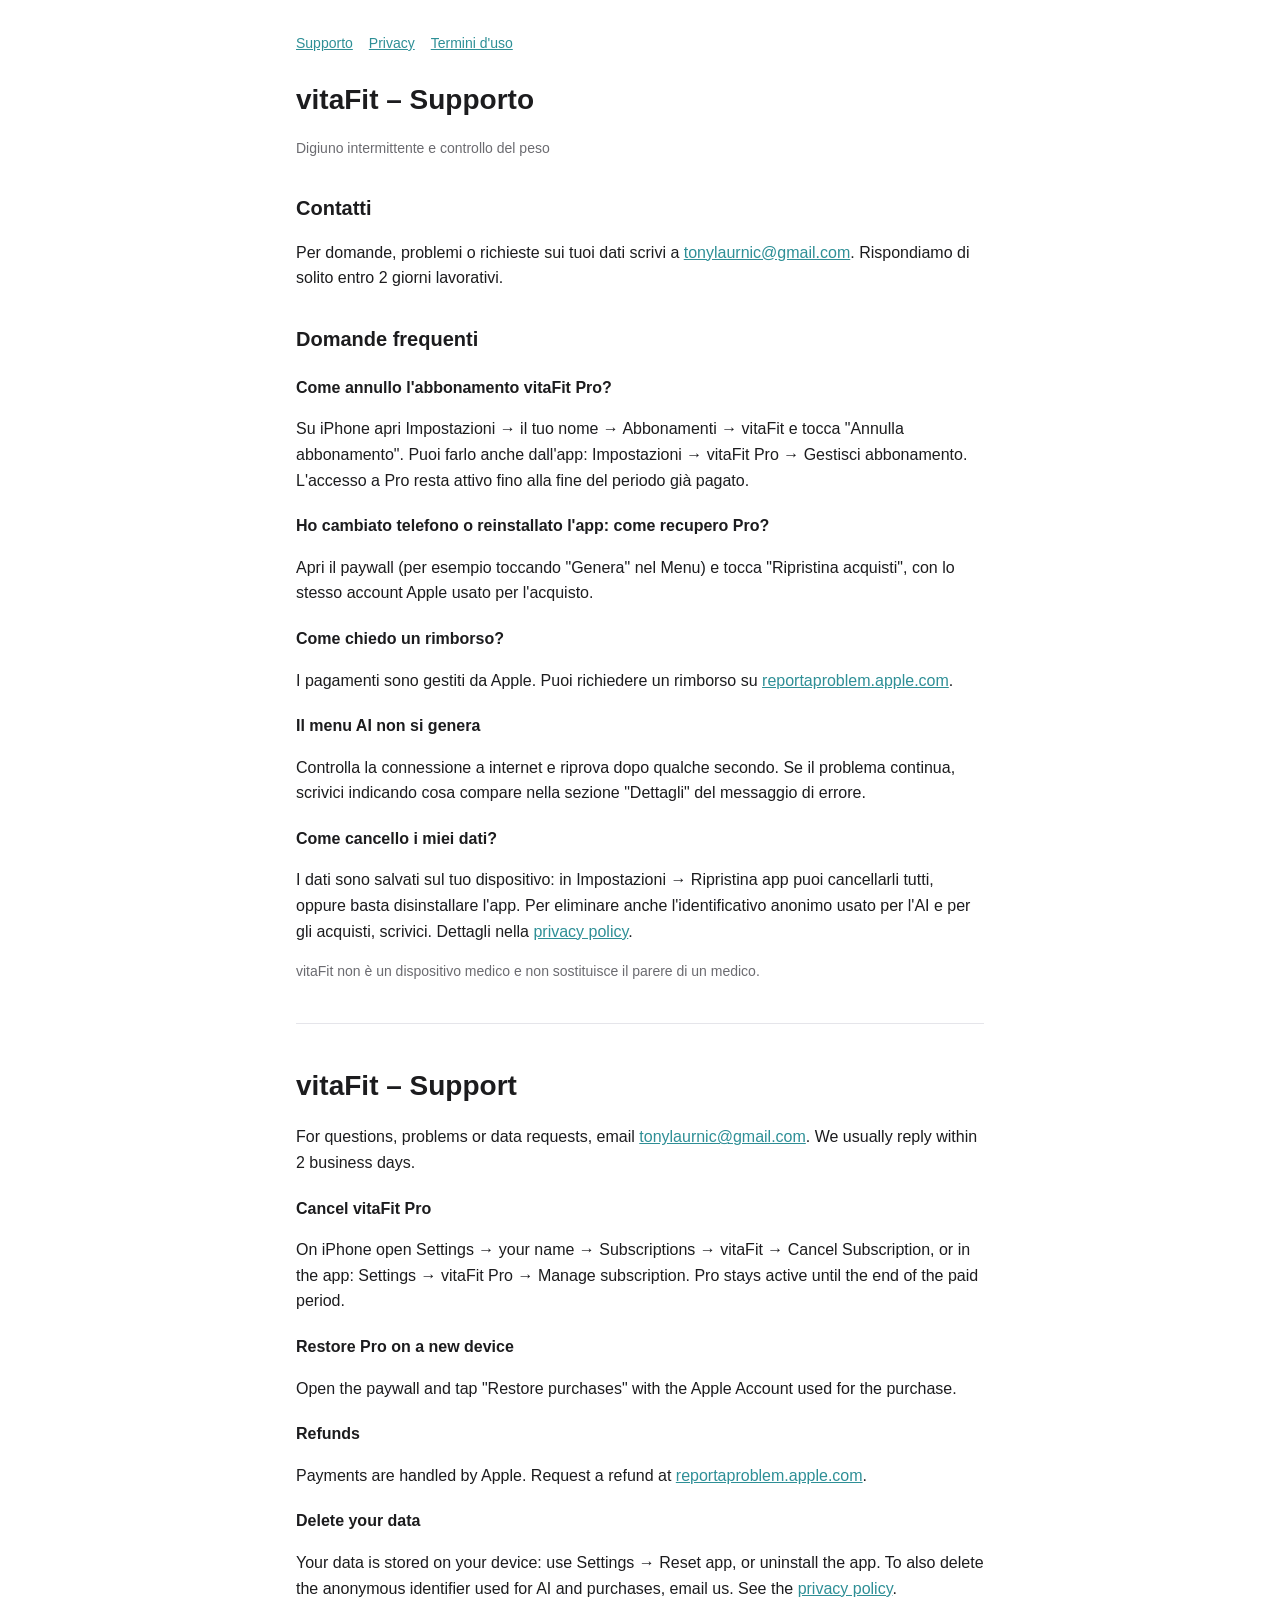
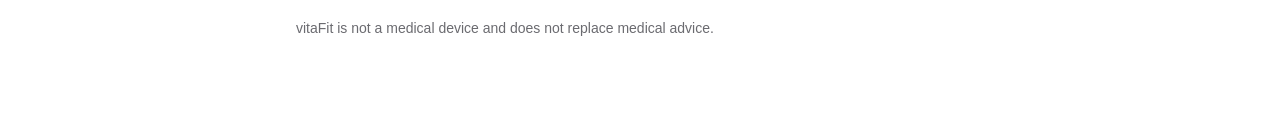
<file: index.html>
<!doctype html>
<html lang="it">
<head>
  <meta charset="utf-8">
  <meta name="viewport" content="width=device-width, initial-scale=1">
  <title>vitaFit – Supporto</title>
  <link rel="stylesheet" href="style.css">
</head>
<body>
<main>
  <nav><a href="./">Supporto</a><a href="privacy.html">Privacy</a><a href="https://www.apple.com/legal/internet-services/itunes/dev/stdeula/">Termini d'uso</a></nav>

  <h1>vitaFit – Supporto</h1>
  <p class="muted">Digiuno intermittente e controllo del peso</p>

  <h2>Contatti</h2>
  <p>Per domande, problemi o richieste sui tuoi dati scrivi a
    <a href="mailto:tonylaurnic@gmail.com">tonylaurnic@gmail.com</a>. Rispondiamo di solito entro 2 giorni lavorativi.</p>

  <h2>Domande frequenti</h2>

  <h3>Come annullo l'abbonamento vitaFit Pro?</h3>
  <p>Su iPhone apri Impostazioni → il tuo nome → Abbonamenti → vitaFit e tocca "Annulla abbonamento".
    Puoi farlo anche dall'app: Impostazioni → vitaFit Pro → Gestisci abbonamento.
    L'accesso a Pro resta attivo fino alla fine del periodo già pagato.</p>

  <h3>Ho cambiato telefono o reinstallato l'app: come recupero Pro?</h3>
  <p>Apri il paywall (per esempio toccando "Genera" nel Menu) e tocca "Ripristina acquisti", con lo stesso account Apple usato per l'acquisto.</p>

  <h3>Come chiedo un rimborso?</h3>
  <p>I pagamenti sono gestiti da Apple. Puoi richiedere un rimborso su
    <a href="https://reportaproblem.apple.com">reportaproblem.apple.com</a>.</p>

  <h3>Il menu AI non si genera</h3>
  <p>Controlla la connessione a internet e riprova dopo qualche secondo. Se il problema continua, scrivici indicando cosa compare nella sezione "Dettagli" del messaggio di errore.</p>

  <h3>Come cancello i miei dati?</h3>
  <p>I dati sono salvati sul tuo dispositivo: in Impostazioni → Ripristina app puoi cancellarli tutti, oppure basta disinstallare l'app.
    Per eliminare anche l'identificativo anonimo usato per l'AI e per gli acquisti, scrivici. Dettagli nella <a href="privacy.html">privacy policy</a>.</p>

  <p class="muted">vitaFit non è un dispositivo medico e non sostituisce il parere di un medico.</p>

  <hr>

  <h1 lang="en">vitaFit – Support</h1>
  <div lang="en">
    <p>For questions, problems or data requests, email
      <a href="mailto:tonylaurnic@gmail.com">tonylaurnic@gmail.com</a>. We usually reply within 2 business days.</p>
    <h3>Cancel vitaFit Pro</h3>
    <p>On iPhone open Settings → your name → Subscriptions → vitaFit → Cancel Subscription, or in the app: Settings → vitaFit Pro → Manage subscription. Pro stays active until the end of the paid period.</p>
    <h3>Restore Pro on a new device</h3>
    <p>Open the paywall and tap "Restore purchases" with the Apple Account used for the purchase.</p>
    <h3>Refunds</h3>
    <p>Payments are handled by Apple. Request a refund at <a href="https://reportaproblem.apple.com">reportaproblem.apple.com</a>.</p>
    <h3>Delete your data</h3>
    <p>Your data is stored on your device: use Settings → Reset app, or uninstall the app. To also delete the anonymous identifier used for AI and purchases, email us. See the <a href="privacy.html">privacy policy</a>.</p>
    <p class="muted">vitaFit is not a medical device and does not replace medical advice.</p>
  </div>
</main>
</body>
</html>
</file>
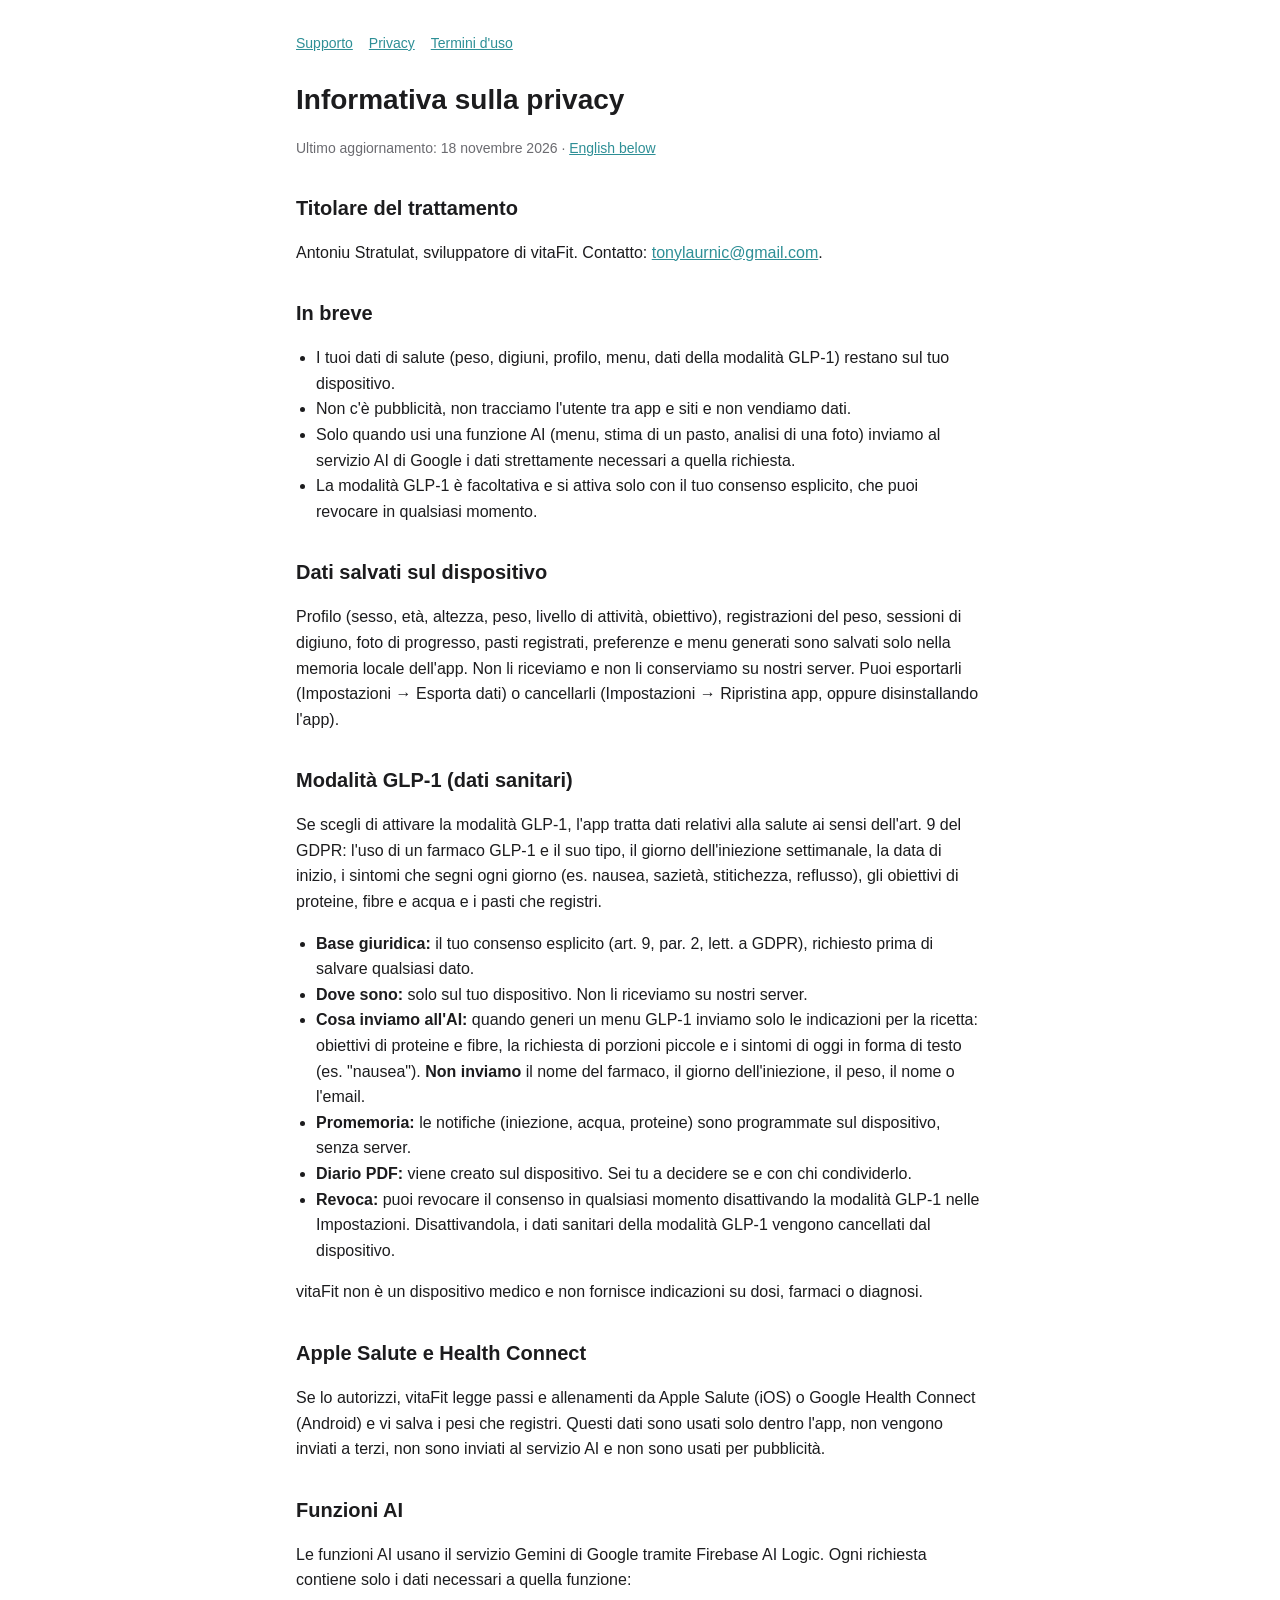
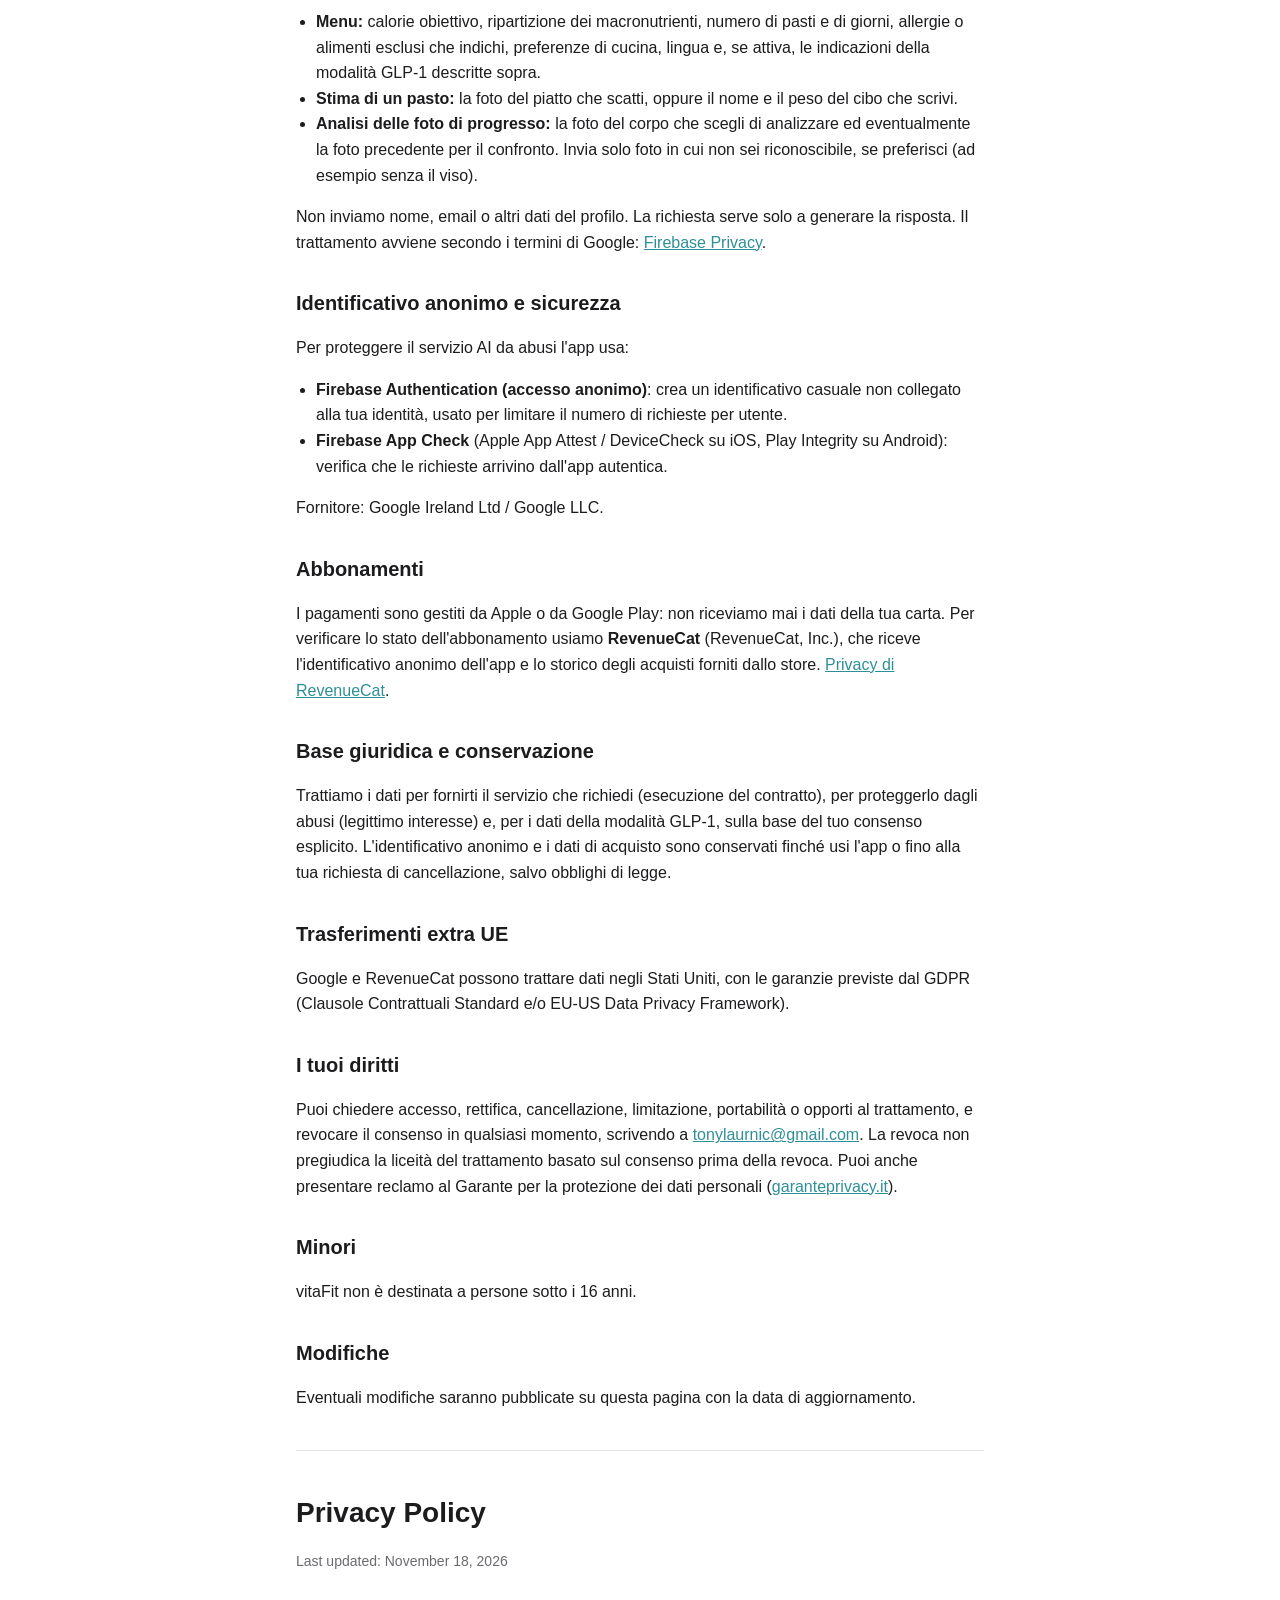
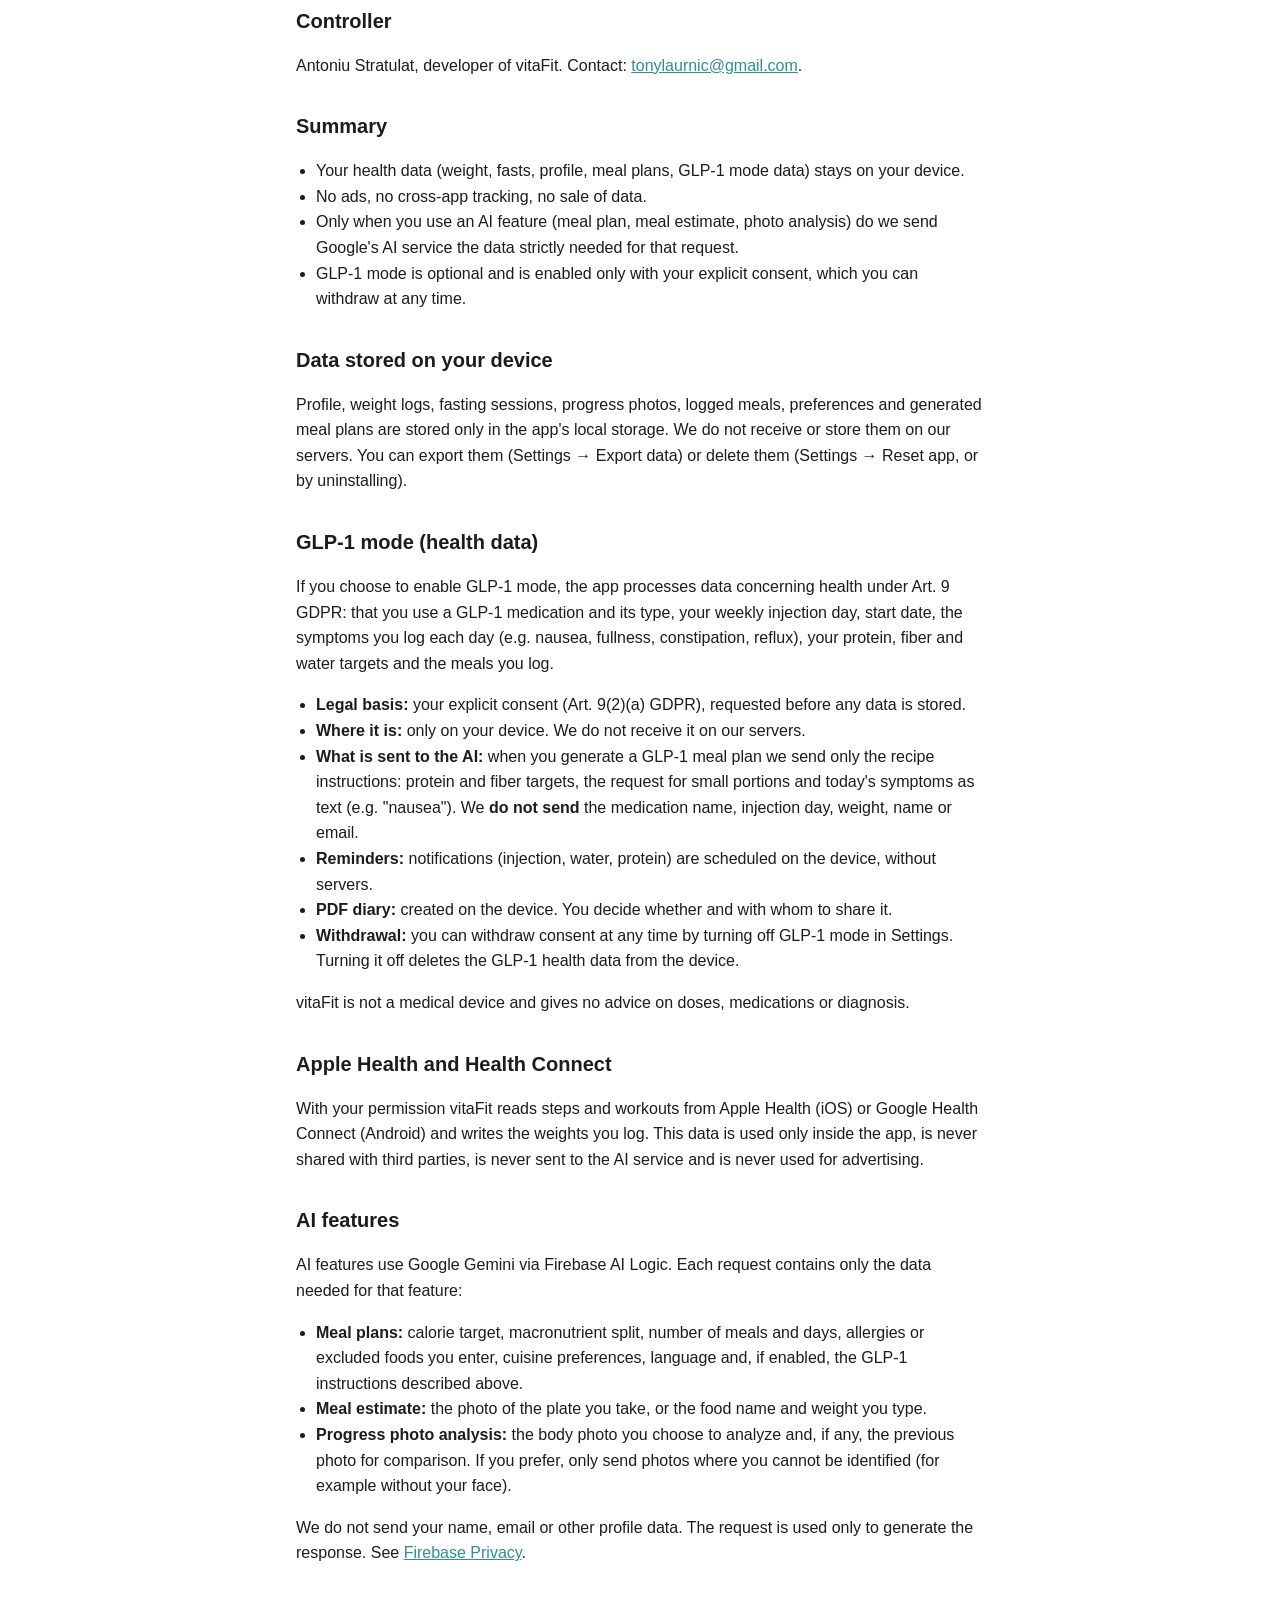
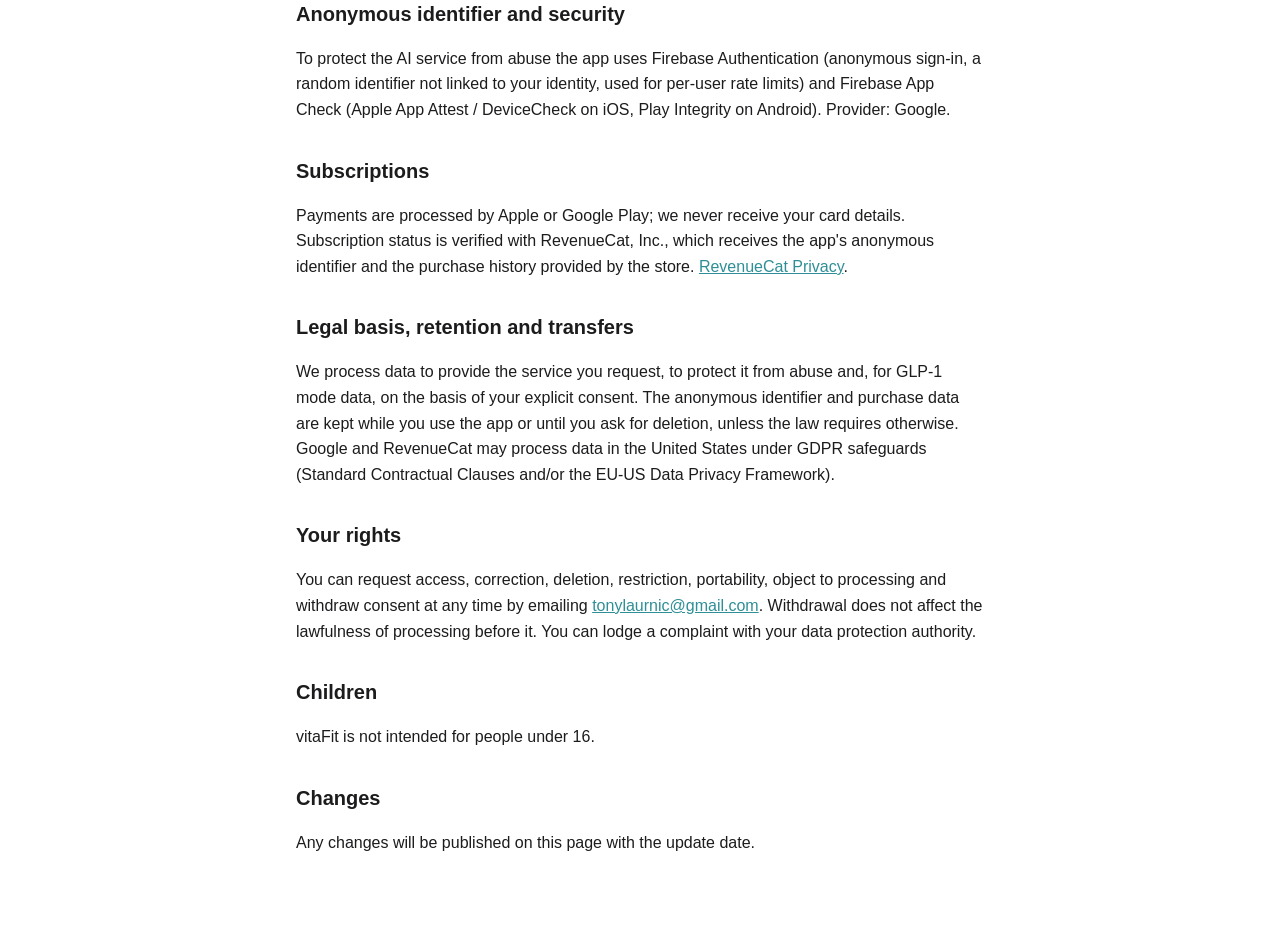
<file: privacy.html>
<!doctype html>
<html lang="it">
<head>
  <meta charset="utf-8">
  <meta name="viewport" content="width=device-width, initial-scale=1">
  <title>vitaFit – Privacy Policy</title>
  <link rel="stylesheet" href="style.css">
</head>
<body>
<main>
  <nav><a href="./">Supporto</a><a href="privacy.html">Privacy</a><a href="https://www.apple.com/legal/internet-services/itunes/dev/stdeula/">Termini d'uso</a></nav>

  <h1>Informativa sulla privacy</h1>
  <p class="muted">Ultimo aggiornamento: 18 novembre 2026 · <a href="#en">English below</a></p>

  <h2>Titolare del trattamento</h2>
  <p>Antoniu Stratulat, sviluppatore di vitaFit. Contatto: <a href="mailto:tonylaurnic@gmail.com">tonylaurnic@gmail.com</a>.</p>

  <h2>In breve</h2>
  <ul>
    <li>I tuoi dati di salute (peso, digiuni, profilo, menu, dati della modalità GLP-1) restano sul tuo dispositivo.</li>
    <li>Non c'è pubblicità, non tracciamo l'utente tra app e siti e non vendiamo dati.</li>
    <li>Solo quando usi una funzione AI (menu, stima di un pasto, analisi di una foto) inviamo al servizio AI di Google i dati strettamente necessari a quella richiesta.</li>
    <li>La modalità GLP-1 è facoltativa e si attiva solo con il tuo consenso esplicito, che puoi revocare in qualsiasi momento.</li>
  </ul>

  <h2>Dati salvati sul dispositivo</h2>
  <p>Profilo (sesso, età, altezza, peso, livello di attività, obiettivo), registrazioni del peso, sessioni di digiuno, foto di progresso, pasti registrati, preferenze e menu generati
    sono salvati solo nella memoria locale dell'app. Non li riceviamo e non li conserviamo su nostri server.
    Puoi esportarli (Impostazioni → Esporta dati) o cancellarli (Impostazioni → Ripristina app, oppure disinstallando l'app).</p>

  <h2>Modalità GLP-1 (dati sanitari)</h2>
  <p>Se scegli di attivare la modalità GLP-1, l'app tratta dati relativi alla salute ai sensi dell'art. 9 del GDPR:
    l'uso di un farmaco GLP-1 e il suo tipo, il giorno dell'iniezione settimanale, la data di inizio, i sintomi che segni ogni giorno
    (es. nausea, sazietà, stitichezza, reflusso), gli obiettivi di proteine, fibre e acqua e i pasti che registri.</p>
  <ul>
    <li><strong>Base giuridica:</strong> il tuo consenso esplicito (art. 9, par. 2, lett. a GDPR), richiesto prima di salvare qualsiasi dato.</li>
    <li><strong>Dove sono:</strong> solo sul tuo dispositivo. Non li riceviamo su nostri server.</li>
    <li><strong>Cosa inviamo all'AI:</strong> quando generi un menu GLP-1 inviamo solo le indicazioni per la ricetta: obiettivi di proteine e fibre, la richiesta di porzioni piccole e i sintomi di oggi in forma di testo (es. "nausea").
      <strong>Non inviamo</strong> il nome del farmaco, il giorno dell'iniezione, il peso, il nome o l'email.</li>
    <li><strong>Promemoria:</strong> le notifiche (iniezione, acqua, proteine) sono programmate sul dispositivo, senza server.</li>
    <li><strong>Diario PDF:</strong> viene creato sul dispositivo. Sei tu a decidere se e con chi condividerlo.</li>
    <li><strong>Revoca:</strong> puoi revocare il consenso in qualsiasi momento disattivando la modalità GLP-1 nelle Impostazioni. Disattivandola, i dati sanitari della modalità GLP-1 vengono cancellati dal dispositivo.</li>
  </ul>
  <p>vitaFit non è un dispositivo medico e non fornisce indicazioni su dosi, farmaci o diagnosi.</p>

  <h2>Apple Salute e Health Connect</h2>
  <p>Se lo autorizzi, vitaFit legge passi e allenamenti da Apple Salute (iOS) o Google Health Connect (Android) e vi salva i pesi che registri.
    Questi dati sono usati solo dentro l'app, non vengono inviati a terzi, non sono inviati al servizio AI e non sono usati per pubblicità.</p>

  <h2>Funzioni AI</h2>
  <p>Le funzioni AI usano il servizio Gemini di Google tramite Firebase AI Logic. Ogni richiesta contiene solo i dati necessari a quella funzione:</p>
  <ul>
    <li><strong>Menu:</strong> calorie obiettivo, ripartizione dei macronutrienti, numero di pasti e di giorni, allergie o alimenti esclusi che indichi, preferenze di cucina, lingua e, se attiva, le indicazioni della modalità GLP-1 descritte sopra.</li>
    <li><strong>Stima di un pasto:</strong> la foto del piatto che scatti, oppure il nome e il peso del cibo che scrivi.</li>
    <li><strong>Analisi delle foto di progresso:</strong> la foto del corpo che scegli di analizzare ed eventualmente la foto precedente per il confronto.
      Invia solo foto in cui non sei riconoscibile, se preferisci (ad esempio senza il viso).</li>
  </ul>
  <p>Non inviamo nome, email o altri dati del profilo. La richiesta serve solo a generare la risposta.
    Il trattamento avviene secondo i termini di Google: <a href="https://firebase.google.com/support/privacy">Firebase Privacy</a>.</p>

  <h2>Identificativo anonimo e sicurezza</h2>
  <p>Per proteggere il servizio AI da abusi l'app usa:</p>
  <ul>
    <li><strong>Firebase Authentication (accesso anonimo)</strong>: crea un identificativo casuale non collegato alla tua identità, usato per limitare il numero di richieste per utente.</li>
    <li><strong>Firebase App Check</strong> (Apple App Attest / DeviceCheck su iOS, Play Integrity su Android): verifica che le richieste arrivino dall'app autentica.</li>
  </ul>
  <p>Fornitore: Google Ireland Ltd / Google LLC.</p>

  <h2>Abbonamenti</h2>
  <p>I pagamenti sono gestiti da Apple o da Google Play: non riceviamo mai i dati della tua carta.
    Per verificare lo stato dell'abbonamento usiamo <strong>RevenueCat</strong> (RevenueCat, Inc.), che riceve l'identificativo anonimo dell'app
    e lo storico degli acquisti forniti dallo store. <a href="https://www.revenuecat.com/privacy">Privacy di RevenueCat</a>.</p>

  <h2>Base giuridica e conservazione</h2>
  <p>Trattiamo i dati per fornirti il servizio che richiedi (esecuzione del contratto), per proteggerlo dagli abusi (legittimo interesse)
    e, per i dati della modalità GLP-1, sulla base del tuo consenso esplicito.
    L'identificativo anonimo e i dati di acquisto sono conservati finché usi l'app o fino alla tua richiesta di cancellazione,
    salvo obblighi di legge.</p>

  <h2>Trasferimenti extra UE</h2>
  <p>Google e RevenueCat possono trattare dati negli Stati Uniti, con le garanzie previste dal GDPR (Clausole Contrattuali Standard e/o EU-US Data Privacy Framework).</p>

  <h2>I tuoi diritti</h2>
  <p>Puoi chiedere accesso, rettifica, cancellazione, limitazione, portabilità o opporti al trattamento, e revocare il consenso in qualsiasi momento, scrivendo a
    <a href="mailto:tonylaurnic@gmail.com">tonylaurnic@gmail.com</a>. La revoca non pregiudica la liceità del trattamento basato sul consenso prima della revoca.
    Puoi anche presentare reclamo al Garante per la protezione dei dati personali (<a href="https://www.garanteprivacy.it">garanteprivacy.it</a>).</p>

  <h2>Minori</h2>
  <p>vitaFit non è destinata a persone sotto i 16 anni.</p>

  <h2>Modifiche</h2>
  <p>Eventuali modifiche saranno pubblicate su questa pagina con la data di aggiornamento.</p>

  <hr>

  <section id="en" lang="en">
    <h1>Privacy Policy</h1>
    <p class="muted">Last updated: November 18, 2026</p>

    <h2>Controller</h2>
    <p>Antoniu Stratulat, developer of vitaFit. Contact: <a href="mailto:tonylaurnic@gmail.com">tonylaurnic@gmail.com</a>.</p>

    <h2>Summary</h2>
    <ul>
      <li>Your health data (weight, fasts, profile, meal plans, GLP-1 mode data) stays on your device.</li>
      <li>No ads, no cross-app tracking, no sale of data.</li>
      <li>Only when you use an AI feature (meal plan, meal estimate, photo analysis) do we send Google's AI service the data strictly needed for that request.</li>
      <li>GLP-1 mode is optional and is enabled only with your explicit consent, which you can withdraw at any time.</li>
    </ul>

    <h2>Data stored on your device</h2>
    <p>Profile, weight logs, fasting sessions, progress photos, logged meals, preferences and generated meal plans are stored only in the app's local storage. We do not receive or store them on our servers. You can export them (Settings → Export data) or delete them (Settings → Reset app, or by uninstalling).</p>

    <h2>GLP-1 mode (health data)</h2>
    <p>If you choose to enable GLP-1 mode, the app processes data concerning health under Art. 9 GDPR: that you use a GLP-1 medication and its type, your weekly injection day, start date, the symptoms you log each day (e.g. nausea, fullness, constipation, reflux), your protein, fiber and water targets and the meals you log.</p>
    <ul>
      <li><strong>Legal basis:</strong> your explicit consent (Art. 9(2)(a) GDPR), requested before any data is stored.</li>
      <li><strong>Where it is:</strong> only on your device. We do not receive it on our servers.</li>
      <li><strong>What is sent to the AI:</strong> when you generate a GLP-1 meal plan we send only the recipe instructions: protein and fiber targets, the request for small portions and today's symptoms as text (e.g. "nausea"). We <strong>do not send</strong> the medication name, injection day, weight, name or email.</li>
      <li><strong>Reminders:</strong> notifications (injection, water, protein) are scheduled on the device, without servers.</li>
      <li><strong>PDF diary:</strong> created on the device. You decide whether and with whom to share it.</li>
      <li><strong>Withdrawal:</strong> you can withdraw consent at any time by turning off GLP-1 mode in Settings. Turning it off deletes the GLP-1 health data from the device.</li>
    </ul>
    <p>vitaFit is not a medical device and gives no advice on doses, medications or diagnosis.</p>

    <h2>Apple Health and Health Connect</h2>
    <p>With your permission vitaFit reads steps and workouts from Apple Health (iOS) or Google Health Connect (Android) and writes the weights you log. This data is used only inside the app, is never shared with third parties, is never sent to the AI service and is never used for advertising.</p>

    <h2>AI features</h2>
    <p>AI features use Google Gemini via Firebase AI Logic. Each request contains only the data needed for that feature:</p>
    <ul>
      <li><strong>Meal plans:</strong> calorie target, macronutrient split, number of meals and days, allergies or excluded foods you enter, cuisine preferences, language and, if enabled, the GLP-1 instructions described above.</li>
      <li><strong>Meal estimate:</strong> the photo of the plate you take, or the food name and weight you type.</li>
      <li><strong>Progress photo analysis:</strong> the body photo you choose to analyze and, if any, the previous photo for comparison. If you prefer, only send photos where you cannot be identified (for example without your face).</li>
    </ul>
    <p>We do not send your name, email or other profile data. The request is used only to generate the response. See <a href="https://firebase.google.com/support/privacy">Firebase Privacy</a>.</p>

    <h2>Anonymous identifier and security</h2>
    <p>To protect the AI service from abuse the app uses Firebase Authentication (anonymous sign-in, a random identifier not linked to your identity, used for per-user rate limits) and Firebase App Check (Apple App Attest / DeviceCheck on iOS, Play Integrity on Android). Provider: Google.</p>

    <h2>Subscriptions</h2>
    <p>Payments are processed by Apple or Google Play; we never receive your card details. Subscription status is verified with RevenueCat, Inc., which receives the app's anonymous identifier and the purchase history provided by the store. <a href="https://www.revenuecat.com/privacy">RevenueCat Privacy</a>.</p>

    <h2>Legal basis, retention and transfers</h2>
    <p>We process data to provide the service you request, to protect it from abuse and, for GLP-1 mode data, on the basis of your explicit consent. The anonymous identifier and purchase data are kept while you use the app or until you ask for deletion, unless the law requires otherwise. Google and RevenueCat may process data in the United States under GDPR safeguards (Standard Contractual Clauses and/or the EU-US Data Privacy Framework).</p>

    <h2>Your rights</h2>
    <p>You can request access, correction, deletion, restriction, portability, object to processing and withdraw consent at any time by emailing <a href="mailto:tonylaurnic@gmail.com">tonylaurnic@gmail.com</a>. Withdrawal does not affect the lawfulness of processing before it. You can lodge a complaint with your data protection authority.</p>

    <h2>Children</h2>
    <p>vitaFit is not intended for people under 16.</p>

    <h2>Changes</h2>
    <p>Any changes will be published on this page with the update date.</p>
  </section>
</main>
</body>
</html>
</file>
<file: style.css>
:root {
  --bg: #ffffff;
  --text: #1c1c1e;
  --muted: #6b6b70;
  --accent: #2e8f96;
  --line: #e5e5ea;
}
@media (prefers-color-scheme: dark) {
  :root {
    --bg: #111114;
    --text: #f2f2f7;
    --muted: #a1a1a6;
    --accent: #9ed2d7;
    --line: #2c2c30;
  }
}
* { box-sizing: border-box; }
body {
  margin: 0;
  background: var(--bg);
  color: var(--text);
  font: 16px/1.6 -apple-system, BlinkMacSystemFont, "Segoe UI", Roboto, sans-serif;
}
main { max-width: 720px; margin: 0 auto; padding: 32px 16px 64px; }
h1 { font-size: 28px; margin: 0 0 4px; }
h2 { font-size: 20px; margin: 32px 0 8px; }
h3 { font-size: 16px; margin: 20px 0 4px; }
p, li { color: var(--text); }
.muted { color: var(--muted); font-size: 14px; }
a { color: var(--accent); }
nav { display: flex; gap: 16px; margin-bottom: 24px; font-size: 14px; }
hr { border: 0; border-top: 1px solid var(--line); margin: 40px 0; }
ul { padding-left: 20px; }
</file>
